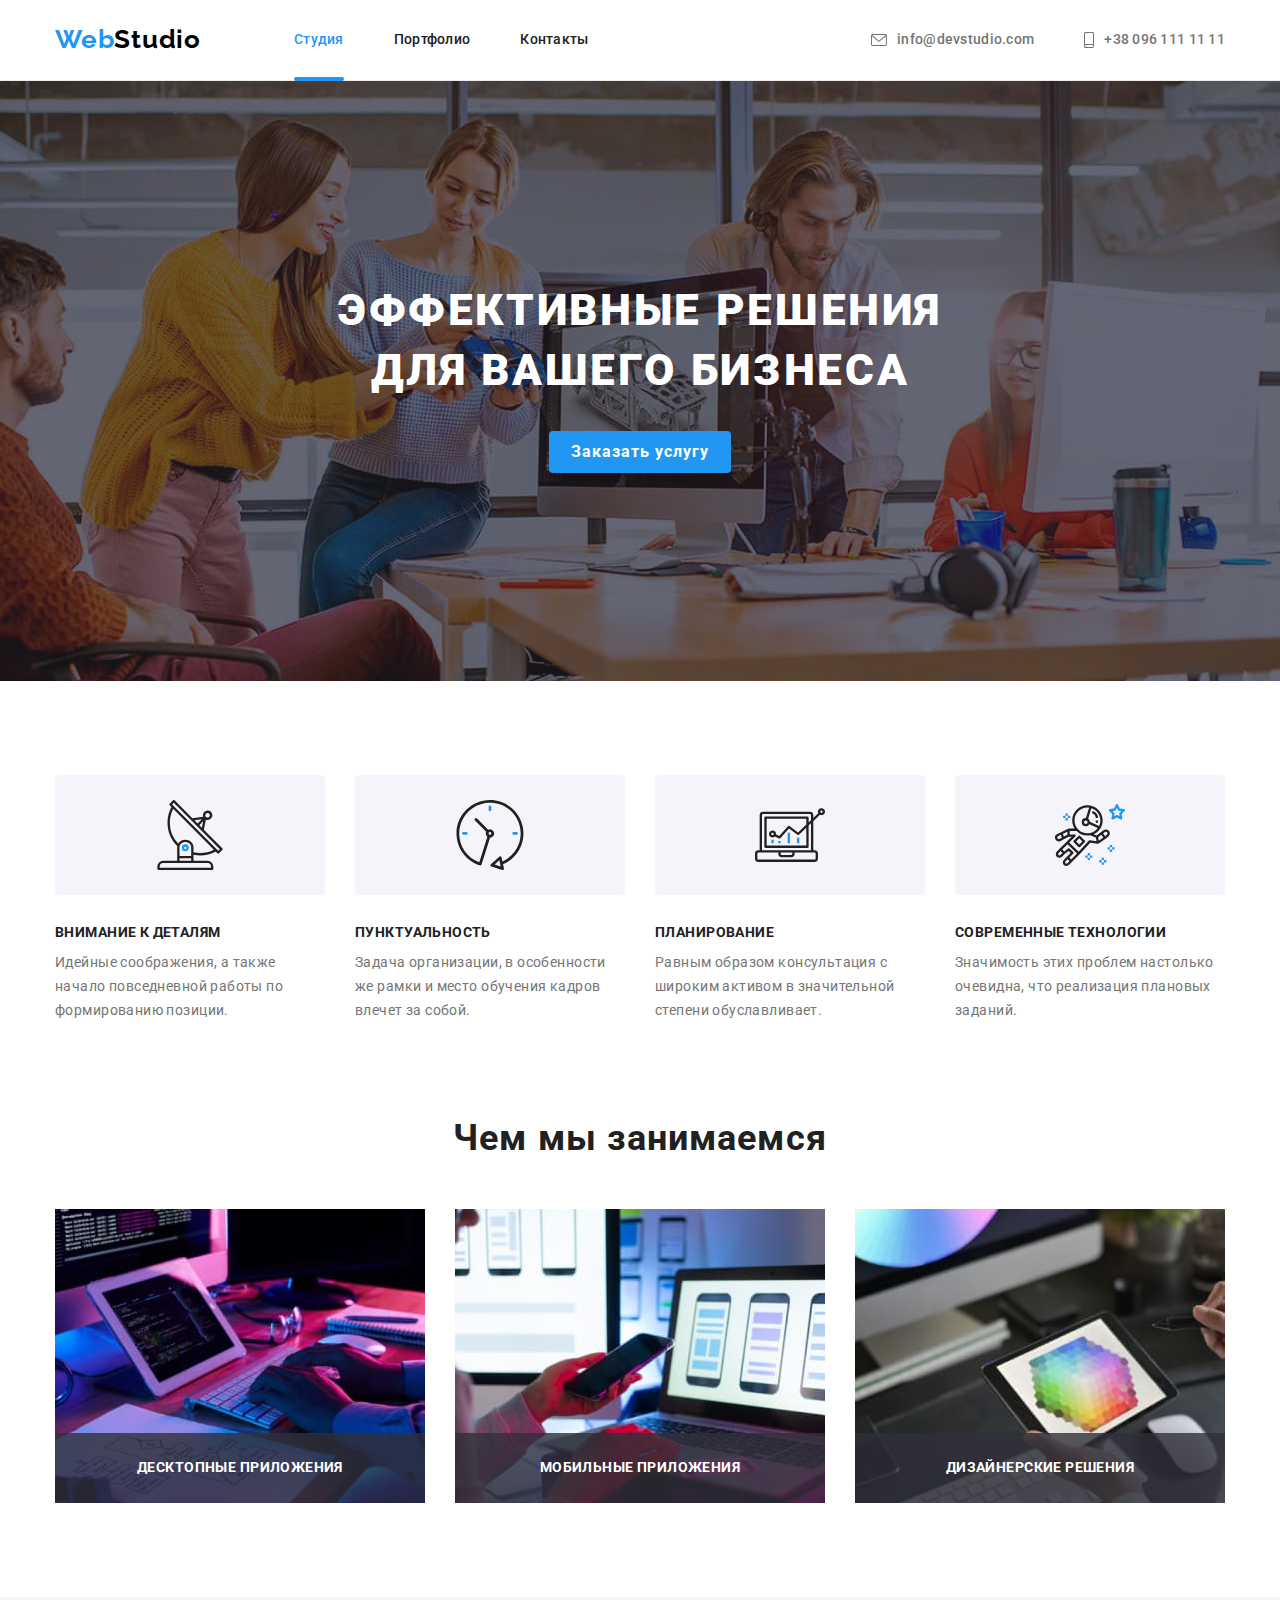
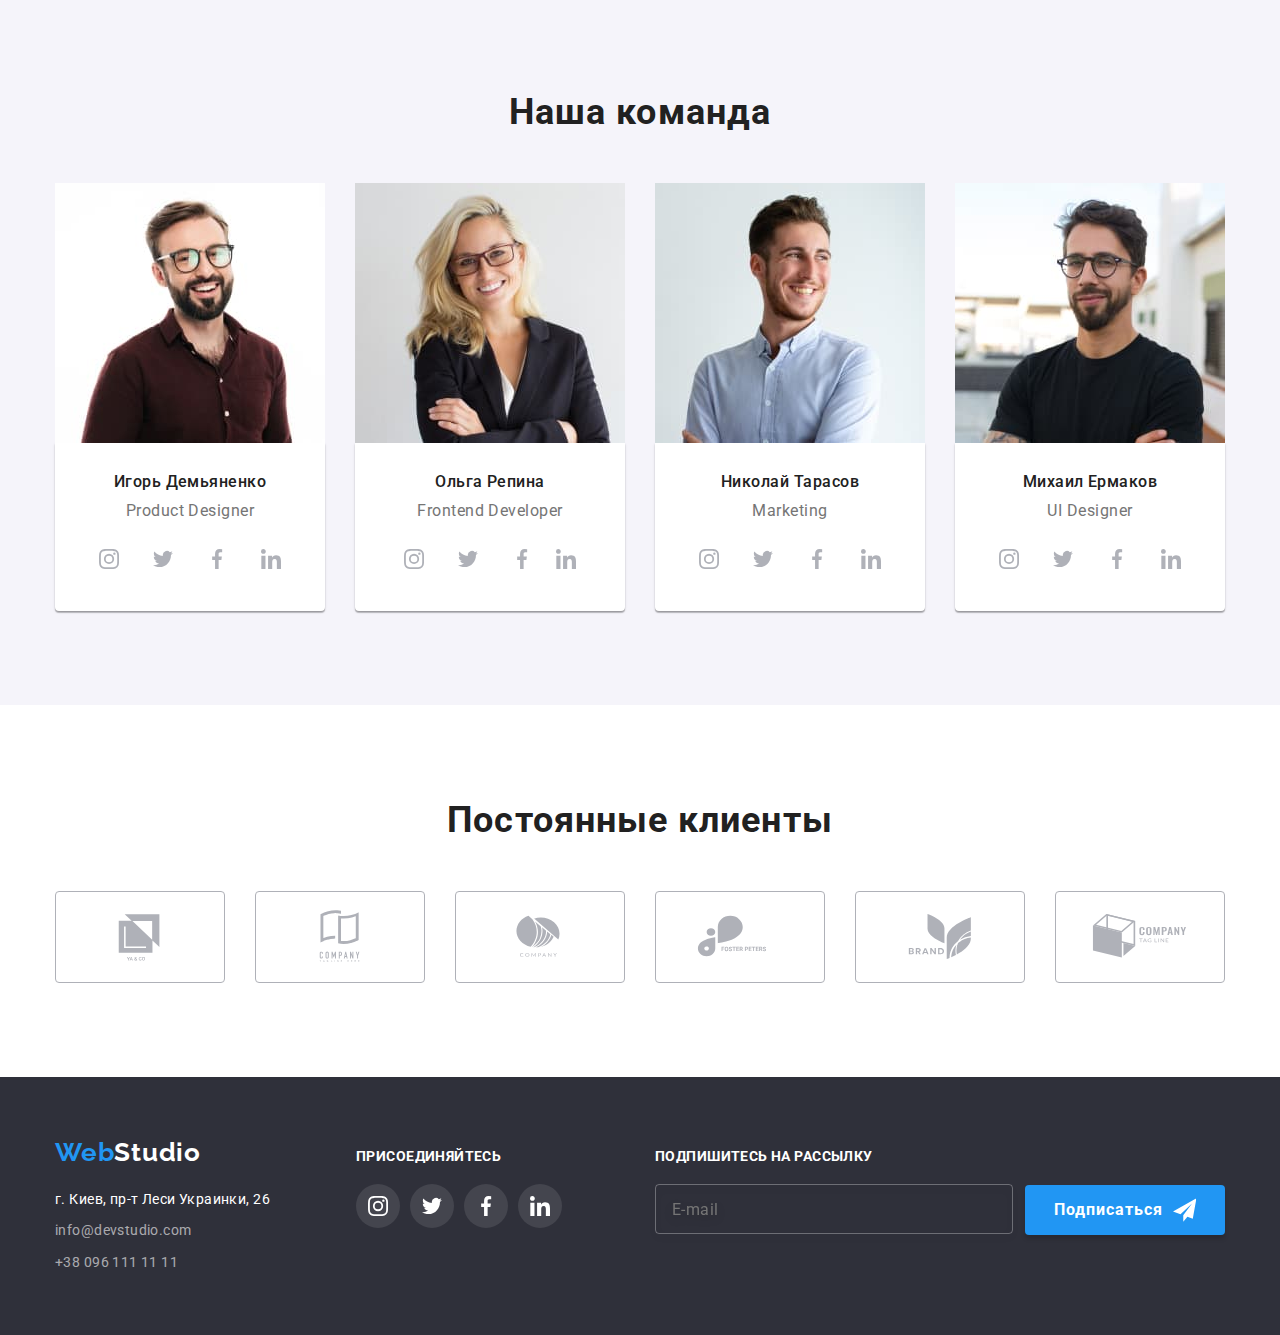
<file: index.html>
<!DOCTYPE html>
<html lang="ru">
    <head>
        <meta charset="UTF-8">
        <meta http-equiv="X-UA-Compatible" content="IE=edge">
        <meta name="viewport" content="width=device-width, initial-scale=1.0">
        <title>Студия</title>
        <link rel="preconnect" href="https://fonts.googleapis.com">
        <link rel="preconnect" href="https://fonts.gstatic.com" crossorigin>
        <link href="https://fonts.googleapis.com/css2?family=Raleway:wght@700&family=Roboto:wght@400;500;700;900&display=swap"
            rel="stylesheet">
        <link rel="stylesheet" href="./css/modern-normalize.css">
        <link rel="stylesheet" href="./css/style.css">
        <link rel="stylesheet" href="./css/main.min.css">
    </head>

    <body>
        <header class="header">
            <div class="container header__container">
                <nav class="navigation">
                    <a href="" lang="en" class="logo navigation__logo">Web<span class="logo__black">Studio</span></a>
                    <ul class="page-nav">
                        <li class="page-nav__item"><a href="" class="page-nav__link page-nav__link--current">Студия</a></li>
                        <li class="page-nav__item"><a href="./portfolio.html" class="page-nav__link">Портфолио</a></li>
                        <li class="page-nav__item"><a href="" class="page-nav__link">Контакты</a></li>
                    </ul>
                </nav>
                <ul class="auth-nav">
                    <li class="auth-nav__item"><a href="mailto:info@devstudio.com" class="auth-nav__link">
                        <svg class="auth-nav__icon" width="16" height="12">
                            <use href="./images/icons/symbol-defs.svg#icon-envelope"></use>
                        </svg>
                        info@devstudio.com
                    </a></li>
                    <li class="auth-nav__item"><a href="tel:+380961111111" class="auth-nav__link">
                        <svg class="auth-nav__icon" width="10" height="16">
                            <use href="./images/icons/symbol-defs.svg#icon-smartphone"></use>
                        </svg>
                        +38 096 111 11 11
                    </a></li>
                </ul>
                <button type="button" class="menu-open-btn">
                    <svg class="mob-open-btn" width="40" height="40">
                        <use href="./images/icons/symbol-defs.svg#icon-mob-menu-btn"></use>
                    </svg>
                </button>
            </div>
            <div class="mob-menu is-hidden">
                <div class="mob-menu-container">
                    <div class="mob-menu-top">
                        <button type="button" class="menu-close-btn">
                            <svg class="mob-close-btn" width="40" height="40">
                                <use href="./images/icons/symbol-defs.svg#icon-mob-close-btn"></use>
                            </svg>
                        </button>
                        <ul class="mob-menu-list">
                            <li class="mob-menu-list__item"><a href="" class="mob-menu-list__link mob-menu-list__link--current">Студия</a>
                            </li>
                            <li class="mob-menu-list__item"><a href="./portfolio.html" class="mob-menu-list__link">Портфолио</a></li>
                            <li class="mob-menu-list__item"><a href="" class="mob-menu-list__link">Контакты</a></li>
                        </ul>
                    </div>
                    
                    <div class="mob-menu-bottom">
                        <ul class="mob-contacts-list">
                            <li class="mob-contacts-list__item"><a href="tel:+380961111111" class="mob-contacts-list__link-tel">+38 096 111 11 11</a></li>
                            <li class="mob-contacts-list__item"><a href="mailto:info@devstudio.com" class="mob-contacts-list__link-mail">info@devstudio.com</a></li>
                        </ul>
                        <ul class="mob-social-list">
                            <li class="mob-social-list__item"><a href="" class="mob-social-list__link">Instagram</a></li>
                            <li class="mob-social-list__item"><a href="" class="mob-social-list__link">Twitter</a></li>
                            <li class="mob-social-list__item"><a href="" class="mob-social-list__link">Facebook</a></li>
                            <li class="mob-social-list__item"><a href="" class="mob-social-list__link">LinkedIn</a></li>
                        </ul>
                    </div>
                </div>
            </div>
        </header>

        <main>
            <section class="hero">
                <div class="container">
                    <h1 class="hero__title">Эффективные решения для вашего бизнеса</h1>
                    <button type="button" class="hero__btn" data-modal-open>Заказать услугу</button>
                </div>
            </section>

            <section class="section">
                <div class="container">
                    <h2 class="section__title visually-hidden">Особенности</h2>
                    <ul class="features">
                        <li class="features__item">
                            <div class="features__box">
                                <svg class="features__icon" width="70" height="70">
                                    <use href="./images/icons/symbol-defs.svg#icon-antenna-img"></use>
                                </svg>
                            </div>
                            <h3 class="features__title">Внимание к деталям</h3>
                            <p class="features__text">Идейные соображения, а также начало повседневной работы по формированию позиции.</p>
                        </li>
                        <li class="features__item">
                            <div class="features__box">
                                <svg class="features__icon" width="70" height="70">
                                    <use href="./images/icons/symbol-defs.svg#icon-clock-img"></use>
                                </svg>
                            </div>
                            <h3 class="features__title">Пунктуальность</h3>
                            <p class="features__text">Задача организации, в особенности же рамки и место обучения кадров влечет за собой.</p>
                        </li>
                        <li class="features__item">
                            <div class="features__box">
                                <svg class="features__icon" width="70" height="70">
                                    <use href="./images/icons/symbol-defs.svg#icon-diagram-img"></use>
                                </svg>
                            </div>
                            <h3 class="features__title">Планирование</h3>
                            <p class="features__text">Равным образом консультация с широким активом в значительной степени обуславливает.</p>
                        </li>
                        <li class="features__item">
                            <div class="features__box">
                                <svg class="features__icon" width="70" height="70">
                                    <use href="./images/icons/symbol-defs.svg#icon-astronaut-img"></use>
                                </svg>
                            </div>
                            <h3 class="features__title">Современные технологии</h3>
                            <p class="features__text">Значимость этих проблем настолько очевидна, что реализация плановых заданий.</p>
                        </li>
                    </ul>
                </div>
            </section>

            <section class="section services section--padding-top">
                <div class="container">
                    <h2 class="section__title section__title--margin-bottom">Чем мы занимаемся</h2>
                    <ul class="services__list">
                        <li class="services__item">
                            <div class="services__img">
                                <picture>
                                    <source 
                                        srcset="./images/services/box1.jpg 1x, 
                                        ./images/services/box1-2x.jpg 2x" 
                                        media="(min-width: 1200px)"
                                    />
                                    <img src="./images/services/box1.jpg" alt="Веб-сайты">
                                </picture>
                                <h3 class="services__title">Десктопные приложения</h3>
                            </div>
                        </li>
                        <li class="services__item">
                            <div class="services__img">
                                <picture>
                                    <source 
                                        srcset="./images/services/box2.jpg 1x, 
                                        ./images/services/box2-2x.jpg 2x" 
                                        media="(min-width: 1200px)"
                                    />
                                    <img src="./images/services/box2.jpg" alt="Приложения">
                                </picture>
                                <h3 class="services__title">Мобильные приложения</h3>
                            </div>
                        </li>
                        <li class="services__item">
                            <div class="services__img">
                                <picture>
                                    <source 
                                        srcset="./images/services/box3.jpg 1x, 
                                        ./images/services/box3-2x.jpg 2x" 
                                        media="(min-width: 1200px)"
                                    />
                                    <img src="./images/services/box3.jpg" alt="Дизайн">
                                </picture>
                                <h3 class="services__title">Дизайнерские решения</h3>
                            </div>
                        </li>
                    </ul>
               </div>
            </section>

            <section class="section section--background">
               <div class="container">
                    <h2 class="section__title section__title--margin-bottom">Наша команда</h2>
                    <ul class="team">
                        <li class="team__item">
                            <picture>
                                <source 
                                    srcset="./images/our-team/img-team-1.jpg 1x, 
                                    ./images/our-team/img-team-1-2x.jpg 2x"
                                    media="(min-width: 1200px)"
                                />
                                <source 
                                    srcset="./images/our-team/img-team-tab-1.jpg 1x, 
                                    ./images/our-team/img-team-tab-1-2x.jpg 2x"
                                    media="(min-width: 768px)"
                                />
                                <source 
                                    srcset="./images/our-team/img-team-mob-1.jpg 1x, 
                                    ./images/our-team/img-team-mob-1-2x.jpg 2x" 
                                    media="(max-width: 767px)"
                                />
                                <img src="./images/our-team/img-team-1.jpg" alt="Дизайнер1">
                            </picture>
                            <div class="team__member">
                                <h3 class="team__title">Игорь Демьяненко</h3>
                                <p lang="en" class="team__text">Product Designer</p>
                                <ul class="social">
                                    <li class="social__item">
                                        <a href="" class="social__link">
                                            <svg class="social__icon" width="20" height="20">
                                                <use href="./images/icons/symbol-defs.svg#icon-instagram"></use>
                                            </svg>
                                        </a>
                                    </li>
                                    <li class="social__item">
                                        <a href="" class="social__link">
                                            <svg class="social__icon" width="20" height="20">
                                                <use href="./images/icons/symbol-defs.svg#icon-twitter"></use>
                                            </svg>
                                        </a>
                                    </li>
                                    <li class="social__item">
                                        <a href="" class="social__link">
                                            <svg class="social__icon" width="20" height="20">
                                                <use href="./images/icons/symbol-defs.svg#icon-facebook"></use>
                                            </svg>
                                        </a>
                                    </li>
                                    <li class="social__item">
                                        <a href="" class="social__link">
                                            <svg class="social__icon" width="20" height="20">
                                                <use href="./images/icons/symbol-defs.svg#icon-linkedin"></use>
                                            </svg>
                                        </a>
                                    </li>
                                </ul>
                            </div>
                        </li>
                        <li class="team__item">
                            <picture>
                                <source 
                                    srcset="./images/our-team/img-team-2.jpg 1x, 
                                    ./images/our-team/img-team-2-2x.jpg 2x" 
                                    media="(min-width: 1200px)"
                                />
                                <source 
                                    srcset="./images/our-team/img-team-tab-2.jpg 1x, 
                                    ./images/our-team/img-team-tab-2-2x.jpg 2x" 
                                    media="(min-width: 768px)"
                                />
                                <source 
                                    srcset="./images/our-team/img-team-mob-2.jpg 1x, 
                                    ./images/our-team/img-team-mob-2-2x.jpg 2x" 
                                    media="(max-width: 767px)"
                                />
                                <img src="./images/our-team/img-team-2.jpg" alt="Фронтент-разработчик">
                            </picture>
                            <div class="team__member">
                                <h3 class="team__title">Ольга Репина</h3>
                                <p lang="en" class="team__text">Frontend Developer</p>
                                <ul class="social">
                                    <li class="social__item">
                                        <a href="" class="social__link">
                                            <svg class="social__icon" width="20" height="20">
                                                <use href="./images/icons/symbol-defs.svg#icon-instagram"></use>
                                            </svg>
                                        </a>
                                    </li>
                                    <li class="social__item">
                                        <a href="" class="social__link">
                                            <svg class="social__icon" width="20" height="20">
                                                <use href="./images/icons/symbol-defs.svg#icon-twitter"></use>
                                            </svg>
                                        </a>
                                    </li>
                                    <li class="social__item">
                                        <a href="" class="social__link">
                                            <svg class="social__icon" width="20" height="20">
                                                <use href="./images/icons/symbol-defs.svg#icon-facebook"></use>
                                            </svg>
                                        </a>
                                    </li>
                                    <li class="social__itemm">
                                        <a href="" class="social__link">
                                            <svg class="social__icon" width="20" height="20">
                                                <use href="./images/icons/symbol-defs.svg#icon-linkedin"></use>
                                            </svg>
                                        </a>
                                    </li>
                                </ul>
                            </div>
                        </li>
                        <li class="team__item">
                            <picture>
                                <source 
                                    srcset="./images/our-team/img-team-3.jpg 1x, 
                                    ./images/our-team/img-team-3-2x.jpg 2x" 
                                    media="(min-width: 1200px)"
                                />
                                <source 
                                    srcset="./images/our-team/img-team-tab-3.jpg 1x, 
                                    ./images/our-team/img-team-tab-3-2x.jpg 2x" 
                                    media="(min-width: 768px)"
                                    />
                                <source 
                                    srcset="./images/our-team/img-team-mob-3.jpg 1x, 
                                    ./images/our-team/img-team-mob-3-2x.jpg 2x" 
                                    media="(max-width: 767px)"
                                    />
                                <img src="./images/our-team/img-team-3.jpg" alt="Маркетолог">
                            </picture>
                            <div class="team__member">
                                <h3 class="team__title">Николай Тарасов</h3>
                                <p lang="en" class="team__text">Marketing</p>
                                <ul class="social">
                                    <li class="social__item">
                                        <a href="" class="social__link">
                                            <svg class="social__icon" width="20" height="20">
                                                <use href="./images/icons/symbol-defs.svg#icon-instagram"></use>
                                            </svg>
                                        </a>
                                    </li>
                                    <li class="social__item">
                                        <a href="" class="social__link">
                                            <svg class="social__icon" width="20" height="20">
                                                <use href="./images/icons/symbol-defs.svg#icon-twitter"></use>
                                            </svg>
                                        </a>
                                    </li>
                                    <li class="social__item">
                                        <a href="" class="social__link">
                                            <svg class="social__icon" width="20" height="20">
                                                <use href="./images/icons/symbol-defs.svg#icon-facebook"></use>
                                            </svg>
                                        </a>
                                    </li>
                                    <li class="social__item">
                                        <a href="" class="social__link">
                                            <svg class="social__icon" width="20" height="20">
                                                <use href="./images/icons/symbol-defs.svg#icon-linkedin"></use>
                                            </svg>
                                        </a>
                                    </li>
                                </ul>
                            </div>
                        </li>
                        <li class="team__item">
                            <picture>
                                <source 
                                    srcset="./images/our-team/img-team-4.jpg 1x, 
                                    ./images/our-team/img-team-4-2x.jpg 2x" 
                                    media="(min-width: 1200px)"
                                />
                                <source 
                                    srcset="./images/our-team/img-team-tab-4.jpg 1x, 
                                    ./images/our-team/img-team-tab-4-2x.jpg 2x" 
                                    media="(min-width: 768px)"
                                />
                                <source 
                                    srcset="./images/our-team/img-team-mob-4.jpg 1x, 
                                    ./images/our-team/img-team-mob-4-2x.jpg 2x" 
                                    media="(max-width: 767px)"
                                />
                                <img src="./images/our-team/img-team-4.jpg" alt="Дизайнер2">
                            </picture>
                            <div class="team__member">
                                <h3 class="team__title">Михаил Ермаков</h3>
                                <p lang="en" class="team__text">UI Designer</p>
                                <ul class="social">
                                    <li class="social__item">
                                        <a href="" class="social__link">
                                            <svg class="social__icon" width="20" height="20">
                                                <use href="./images/icons/symbol-defs.svg#icon-instagram"></use>
                                            </svg>
                                        </a>
                                    </li>
                                    <li class="social__item">
                                        <a href="" class="social__link">
                                            <svg class="social__icon" width="20" height="20">
                                                <use href="./images/icons/symbol-defs.svg#icon-twitter"></use>
                                            </svg>
                                        </a>
                                    </li>
                                    <li class="social__item">
                                        <a href="" class="social__link">
                                            <svg class="social__icon" width="20" height="20">
                                                <use href="./images/icons/symbol-defs.svg#icon-facebook"></use>
                                            </svg>
                                        </a>
                                    </li>
                                    <li class="social__item">
                                        <a href="" class="social__link">
                                            <svg class="social__icon" width="20" height="20">
                                                <use href="./images/icons/symbol-defs.svg#icon-linkedin"></use>
                                            </svg>
                                        </a>
                                    </li>
                                </ul>
                            </div>
                        </li>
                    </ul>
               </div>
            </section>

            <section class="section">
                <div class="container">
                    <h2 class="section__title section__title--margin-bottom">Постоянные клиенты</h2>
                    <ul class="clients">
                        <li class="clients__item">
                            <a href="" class="clients__link">
                                <svg class="clients__icon" width="106" height="60">
                                    <use href="./images/icons/symbol-defs.svg#icon-logo-client1"></use>
                                </svg>
                            </a>
                        </li>
                        <li class="clients__item">
                            <a href="" class="clients__link">
                                <svg class="clients__icon" width="106" height="60">
                                    <use href="./images/icons/symbol-defs.svg#icon-logo-client2"></use>
                                </svg>
                            </a>
                        </li>
                        <li class="clients__item">
                            <a href="" class="clients__link">
                                <svg class="clients__icon" width="106" height="60">
                                    <use href="./images/icons/symbol-defs.svg#icon-logo-client3"></use>
                                </svg>
                            </a>
                        </li>
                        <li class="clients__item">
                            <a href="" class="clients__link">
                                <svg class="clients__icon" width="106" height="60">
                                    <use href="./images/icons/symbol-defs.svg#icon-logo-client4"></use>
                                </svg>
                            </a>
                        </li>
                        <li class="clients__item">
                            <a href="" class="clients__link">
                                <svg class="clients__icon" width="106" height="60">
                                    <use href="./images/icons/symbol-defs.svg#icon-logo-client5"></use>
                                </svg>
                            </a>
                        </li>
                        <li class="clients__item">
                            <a href="" class="clients__link">
                                <svg class="clients__icon" width="106" height="60">
                                    <use href="./images/icons/symbol-defs.svg#icon-logo-client6"></use>
                                </svg>
                            </a>
                        </li>
                    </ul>
                </div>
            </section>

        </main>

        <footer class="footer">
            <div class="container footer__container">
                <div class="footer-contacts">
                    <a href="" lang="en" class="logo footer-contacts__logo">Web<span class="logo__white">Studio</span></a>
                    <address class="address">
                        <ul class="contacts">
                            <li class="contacts__item"><a href="https://goo.gl/maps/sHDZmhukoqg1UG7x9" target="_blank" class="contacts__link contacts__link--white">г. Киев, пр-т Леси Украинки, 26</a></li>
                            <li class="contacts__item"><a href="mailto:info@devstudio.com" class="contacts__link">info@devstudio.com</a>
                            </li>
                            <li class="contacts__item"><a href="tel:+380961111111" class="contacts__link">+38 096 111 11 11</a></li>
                        </ul>
                    </address>
                </div>
                <div class="footer-social">
                    <p class="footer-social__text">присоединяйтесь</p>
                    <ul class="social">
                        <li class="social__item">
                            <a href="" class="social__link social__link--secondary-color">
                                <svg class="social__icon" width="20" height="20">
                                    <use href="./images/icons/symbol-defs.svg#icon-instagram-white"></use>
                                </svg>
                            </a>
                        </li>
                        <li class="social__item">
                            <a href="" class="social__link social__link--secondary-color">
                                <svg class="social__icon" width="20" height="20">
                                    <use href="./images/icons/symbol-defs.svg#icon-twitter-white"></use>
                                </svg>
                            </a>
                        </li>
                        <li class="social__item">
                            <a href="" class="social__link social__link--secondary-color">
                                <svg class="social__icon" width="20" height="20">
                                    <use href="./images/icons/symbol-defs.svg#icon-facebook-white"></use>
                                </svg>
                            </a>
                        </li>
                        <li class="social__item">
                            <a href="" class="social__link social__link--secondary-color">
                                <svg class="social__icon" width="20" height="20">
                                    <use href="./images/icons/symbol-defs.svg#icon-linkedin-white"></use>
                                </svg>
                            </a>
                        </li>
                    </ul>
                </div>
                <div class="application">
                    <p class="application__text">Подпишитесь на рассылку</p>
                    <form class="footer-form">
                        <input type="email" class="user-mail-footer" name="user-mail-footer" id="user-mail-footer" placeholder="E-mail">
                        <button type="button" class="footer-form__btn">Подписаться
                            <svg class="footer-form__icon" width="24" height="24">
                                <use href="./images/icons/symbol-defs.svg#icon-icon-send"></use>
                            </svg>
                        </button>
                    </form>
                </div>
            </div>
        </footer>
        <div class="backdrop is-hidden" data-modal>
            <div class="modal">
                <button type="button" class="modal__close-btn" data-modal-close>
                    <svg class="close-btn__icon" width="18" height="18">
                        <use href="./images/icons/symbol-defs.svg#icon-close-black"></use>
                    </svg>
                </button>
                <p class="modal__title">Оставьте свои данные, мы вам перезвоним</p>
                <form class="modal__application">
                    <div class="modal__field">
                        <label for="user-name" class="modal__label">Имя</label>
                        <div class="modal__input-wrap">
                            <input type="text" name="user-name" id="user-name" class="modal__input" required>
                            <svg class="modal__icon" width="18" height="18">
                                <use href="./images/icons/symbol-defs.svg#icon-person-black"></use>
                            </svg>
                        </div>
                    </div>

                    <div class="modal__field">
                        <label for="user-tel" class="modal__label">Телефон</label>
                        <div class="modal__input-wrap">
                            <input type="tel" name="user-tel" id="user-tel" class="modal__input" required>
                            <svg class="modal__icon" width="18" height="18">
                                <use href="./images/icons/symbol-defs.svg#icon-phone-black"></use>
                            </svg>
                        </div>
                    </div>

                    <div class="modal__field">
                        <label for="user-mail" class="modal__label">Почта</label>
                        <div class="modal__input-wrap">
                            <input type="email" name="user-mail" id="user-mail" class="modal__input" required>
                            <svg class="modal__icon" width="18" height="18">
                                <use href="./images/icons/symbol-defs.svg#icon-email-black"></use>
                            </svg>
                        </div>
                    </div>

                    <label for="user-comment" class="modal__label">Комментарий</label>
                    <textarea name="user-comment" id="user-comment" class="modal__user-comment" placeholder="Введите текст"></textarea>

                    <div class="modal__field-check">
                        <input type="checkbox" name="modal-check" id="modal-check" class="modal__check visually-hidden">
                        <label for="modal-check" class="modal__check-text"><span><svg class="modal__check-icon" width="16" height="15">
                            <use href="./images/icons/symbol-defs.svg#icon-check-mark"></use>
                        </svg></span>Соглашаюсь с рассылкой и принимаю <a href="" class="modal__link"> Условия договора</a></label>
                    </div>

                    <div class="modal__form-btn"><button type="submit" class="modal__sumbit-btn">Отправить</button></div>
                </form>
            </div>
        </div>

        <script src="./js/modal.js"></script>
        <script src="./js/menu.js"></script>
    </body>
</html>
</file>
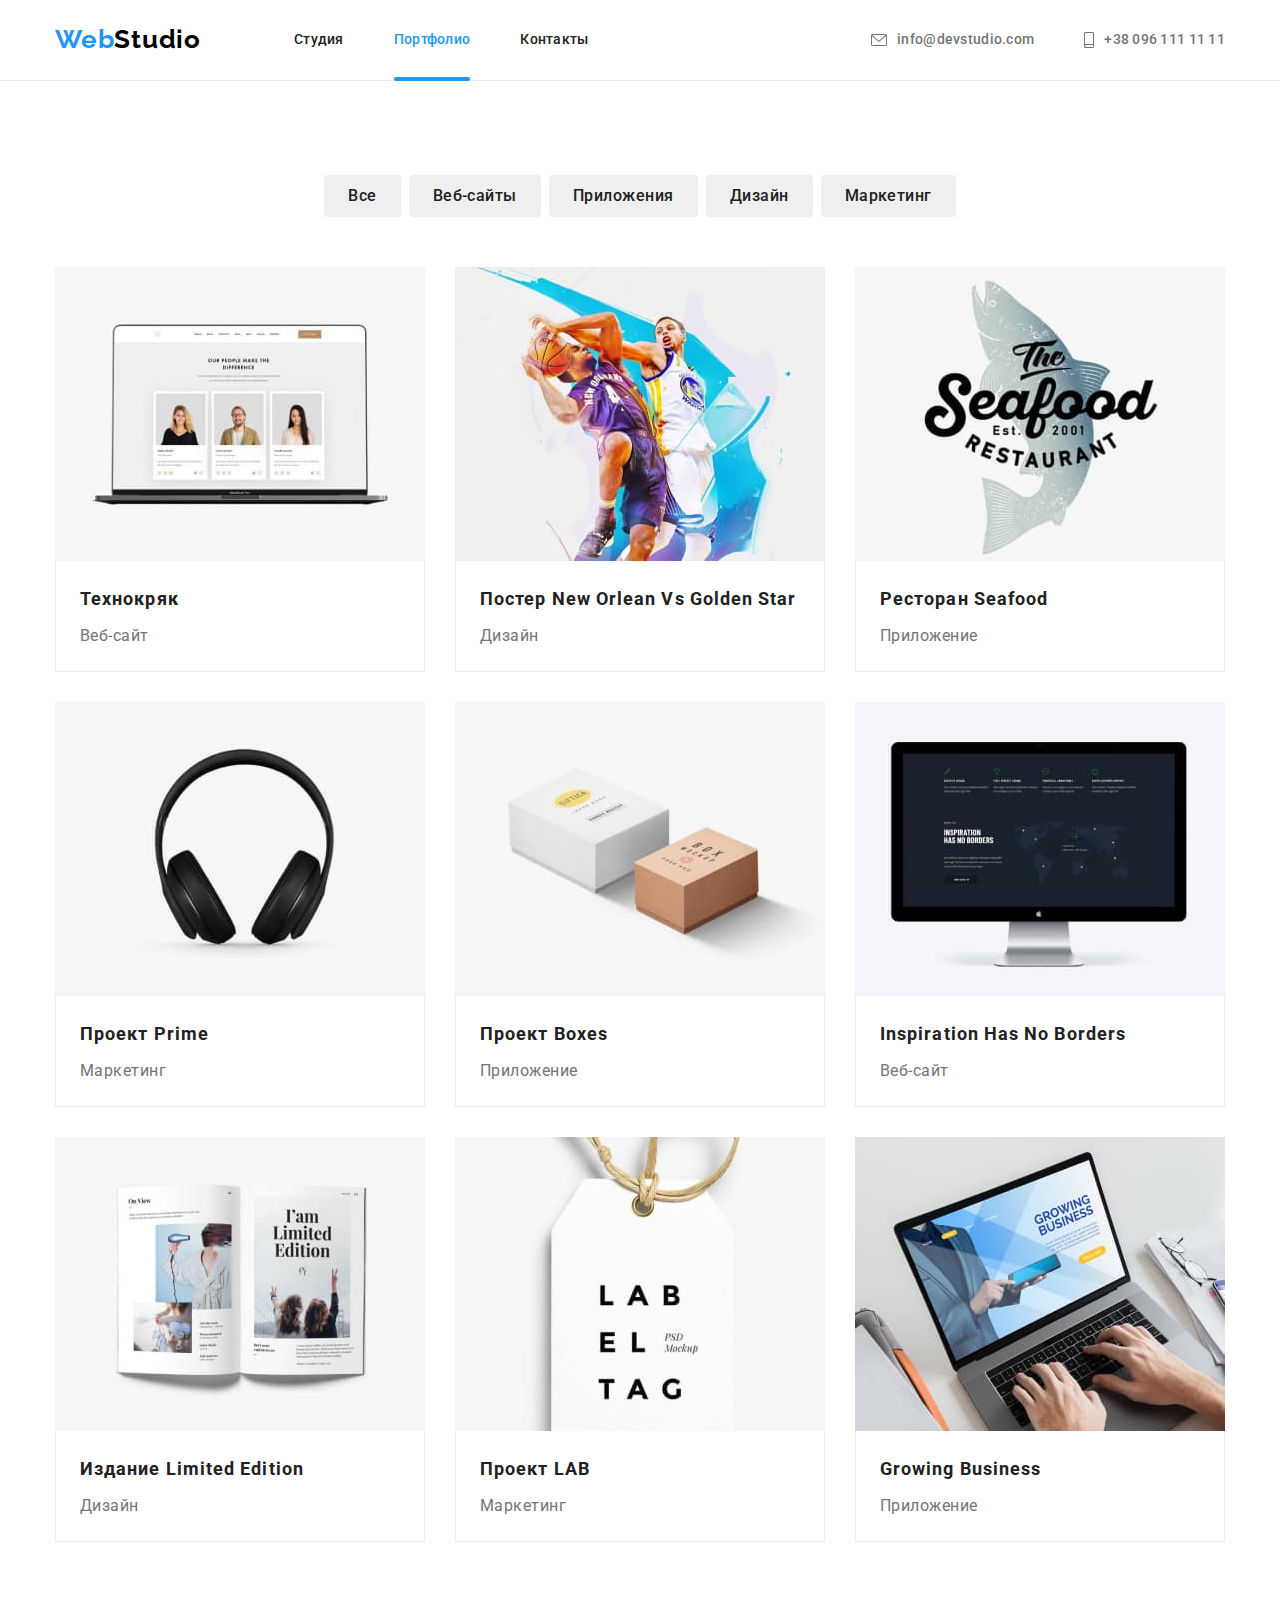
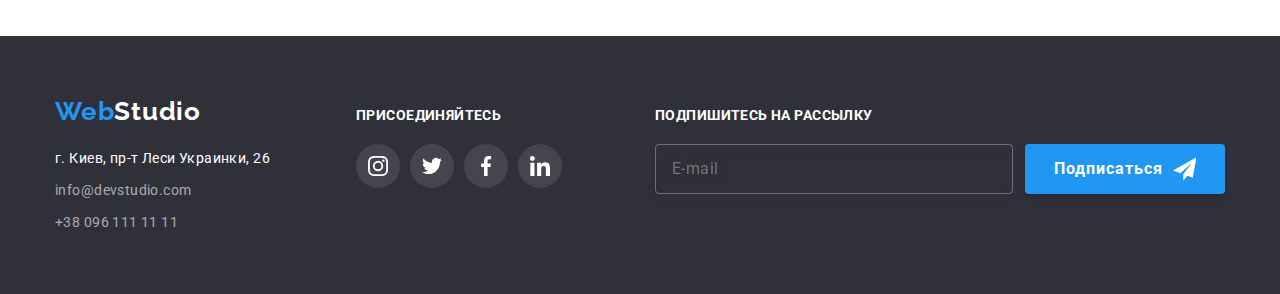
<file: portfolio.html>
<!DOCTYPE html>
<html lang="ru">
    <head>
        <meta charset="UTF-8">
        <meta http-equiv="X-UA-Compatible" content="IE=edge">
        <meta name="viewport" content="width=device-width, initial-scale=1.0">
        <title>Портфолио</title>
        <link rel="preconnect" href="https://fonts.googleapis.com">
        <link rel="preconnect" href="https://fonts.gstatic.com" crossorigin>
        <link href="https://fonts.googleapis.com/css2?family=Raleway:wght@700&family=Roboto:wght@400;500;700;900&display=swap"
            rel="stylesheet">
        <link rel="stylesheet" href="./css/modern-normalize.css">
        <link rel="stylesheet" href="./css/style.css">
        <link rel="stylesheet" href="./css/main.min.css">
    </head>

    <body>
        <header class="header">
            <div class="container header__container">
                <nav class="navigation">
                    <a href="" lang="en" class="logo navigation__logo">Web<span class="logo__black">Studio</span></a>
                    <ul class="page-nav">
                        <li class="page-nav__item"><a href="./index.html" class="page-nav__link">Студия</a></li>
                        <li class="page-nav__item"><a href="" class="page-nav__link page-nav__link--current">Портфолио</a></li>
                        <li class="page-nav__item"><a href="" class="page-nav__link">Контакты</a></li>
                    </ul>
                </nav>
                <ul class="auth-nav">
                    <li class="auth-nav__item"><a href="mailto:info@devstudio.com" class="auth-nav__link">
                            <svg class="auth-nav__icon" width="16" height="12">
                                <use href="./images/icons/symbol-defs.svg#icon-envelope"></use>
                            </svg>
                            info@devstudio.com
                        </a></li>
                    <li class="auth-nav__item"><a href="tel:+380961111111" class="auth-nav__link">
                            <svg class="auth-nav__icon" width="10" height="16">
                                <use href="./images/icons/symbol-defs.svg#icon-smartphone"></use>
                            </svg>
                            +38 096 111 11 11
                        </a></li>
                </ul>
                <button type="button" class="menu-open-btn">
                    <svg class="mob-open-btn" width="40" height="40">
                        <use href="./images/icons/symbol-defs.svg#icon-mob-menu-btn"></use>
                    </svg>
                </button>
            </div>
            <div class="mob-menu is-hidden">
                <div class="mob-menu-container">
                    <div class="mob-menu-top">
                        <button type="button" class="menu-close-btn">
                            <svg class="mob-close-btn" width="40" height="40">
                                <use href="./images/icons/symbol-defs.svg#icon-mob-close-btn"></use>
                            </svg>
                        </button>
                        <ul class="mob-menu-list">
                            <li class="mob-menu-list__item"><a href="./index.html" class="mob-menu-list__link">Студия</a>
                            </li>
                            <li class="mob-menu-list__item"><a href="" class="mob-menu-list__link mob-menu-list__link--current">Портфолио</a>
                            </li>
                            <li class="mob-menu-list__item"><a href="" class="mob-menu-list__link">Контакты</a></li>
                        </ul>
                    </div>
            
                    <div class="mob-menu-bottom">
                        <ul class="mob-contacts-list">
                            <li class="mob-contacts-list__item"><a href="tel:+380961111111" class="mob-contacts-list__link-tel">+38 096 111 11 11</a></li>
                            <li class="mob-contacts-list__item"><a href="mailto:info@devstudio.com" class="mob-contacts-list__link-mail">info@devstudio.com</a></li>
                        </ul>
                        <ul class="mob-social-list">
                            <li class="mob-social-list__item"><a href="" class="mob-social-list__link">Instagram</a></li>
                            <li class="mob-social-list__item"><a href="" class="mob-social-list__link">Twitter</a></li>
                            <li class="mob-social-list__item"><a href="" class="mob-social-list__link">Facebook</a></li>
                            <li class="mob-social-list__item"><a href="" class="mob-social-list__link">LinkedIn</a></li>
                        </ul>
                    </div>
                </div>
            </div>
        </header>

        <main>
            <section class="section">
                <div class="container">
                    <h1 class="visually-hidden">Примеры проектов</h1>
                    <ul class="menu">
                        <li class="menu__item"><button type="button" class="menu__btn">Все</button></li>
                        <li class="menu__item"><button type="button" class="menu__btn">Веб-сайты</button></li>
                        <li class="menu__item"><button type="button" class="menu__btn">Приложения</button></li>
                        <li class="menu__item"><button type="button" class="menu__btn">Дизайн</button></li>
                        <li class="menu__item"><button type="button" class="menu__btn">Маркетинг</button></li>
                    </ul>
                    
                    <ul class="project">
                        <li class="project__item">
                            <a href="" class="project__link">
                                <div class="project__box">
                                    <picture>
                                        <source 
                                            srcset="./images/projects/project1.jpg 1x, 
                                            ./images/projects/project1-2x.jpg 2x" 
                                            media="(min-width: 1200px)"
                                        />
                                        <source 
                                            srcset="./images/projects/project1-tab.jpg 1x, 
                                            ./images/projects/project1-tab-2x.jpg 2x" 
                                            media="(min-width: 768px)"
                                        />
                                        <source 
                                            srcset="./images/projects/project1-mob.jpg 1x, 
                                            ./images/projects/project1-mob-2x.jpg 2x" 
                                            media="(max-width: 767px)"
                                        />
                                        <img src="./images/projects/project1.jpg" alt="Сайт пример 1">
                                    </picture>
                                    <p class="project__description">Технокряк это современная площадка распространения коронавируса. Компании используют эту платформу для цифрового
                                    шпионажа и атак на защищённые сервера конкурентов.</p>
                                </div>
                                <div class="project__name">
                                    <h2 class="project__title">Технокряк</h2>
                                    <p class="project__text">Веб-сайт</p>
                                </div>
                            </a>
                        </li>
                        <li class="project__item">
                            <a href="" class="project__link">
                                <div class="project__box">
                                    <picture>
                                        <source 
                                            srcset="./images/projects/project2.jpg 1x, 
                                            ./images/projects/project2-2x.jpg 2x" 
                                            media="(min-width: 1200px)"
                                        />
                                        <source 
                                            srcset="./images/projects/project2-tab.jpg 1x, 
                                            ./images/projects/project2-tab-2x.jpg 2x" 
                                            media="(min-width: 768px)"
                                        />
                                        <source 
                                            srcset="./images/projects/project2-mob.jpg 1x, 
                                            ./images/projects/project2-mob-2x.jpg 2x" 
                                            media="(max-width: 767px)"
                                        />
                                        <img src="./images/projects/project2.jpg" alt="Дизайна пример 1">
                                    </picture>
                                    <p class="project__description">Технокряк это современная площадка распространения коронавируса. Компании используют эту платформу для цифрового
                                    шпионажа и атак на защищённые сервера конкурентов.</p>
                                </div>
                                <div class="project__name">
                                    <h2 class="project__title">Постер New Orlean vs Golden Star</h2>
                                    <p class="project__text">Дизайн</p>
                                </div>
                            </a>
                        </li>
                        <li class="project__item">
                            <a href="" class="project__link">
                                <div class="project__box">
                                    <picture>
                                        <source 
                                            srcset="./images/projects/project3.jpg 1x, 
                                            ./images/projects/project3-2x.jpg 2x" 
                                            media="(min-width: 1200px)"
                                        />
                                        <source 
                                            srcset="./images/projects/project3-tab.jpg 1x, 
                                            ./images/projects/project3-tab-2x.jpg 2x" 
                                            media="(min-width: 768px)"
                                        />
                                        <source 
                                            srcset="./images/projects/project3-mob.jpg 1x, 
                                            ./images/projects/project3-mob-2x.jpg 2x" 
                                            media="(max-width: 767px)"
                                        />
                                        <img src="./images/projects/project3.jpg" alt="Приложение пример 1">
                                    </picture>
                                    <p class="project__description">Технокряк это современная площадка распространения коронавируса. Компании используют эту платформу для цифрового
                                    шпионажа и атак на защищённые сервера конкурентов.</p>
                                </div>
                                <div class="project__name">
                                    <h2 class="project__title">Ресторан Seafood</h2>
                                    <p class="project__text">Приложение</p>
                                </div>
                            </a>
                        </li>
                        <li class="project__item">
                            <a href="" class="project__link">
                                <div class="project__box">
                                    <picture>
                                        <source 
                                            srcset="./images/projects/project4.jpg 1x, 
                                            ./images/projects/project4-2x.jpg 2x" 
                                            media="(min-width: 1200px)"
                                        />
                                        <source 
                                            srcset="./images/projects/project4-tab.jpg 1x, 
                                            ./images/projects/project4-tab-2x.jpg 2x" 
                                            media="(min-width: 768px)"
                                        />
                                        <source 
                                            srcset="./images/projects/project4-mob.jpg 1x, 
                                            ./images/projects/project4-mob-2x.jpg 2x" 
                                            media="(max-width: 767px)"
                                        />
                                        <img src="./images/projects/project4.jpg" alt="Маркетинговый проект пример 1">
                                    </picture>
                                    <p class="project__description">Технокряк это современная площадка распространения коронавируса. Компании используют эту платформу для цифрового
                                    шпионажа и атак на защищённые сервера конкурентов.</p>
                                </div>
                                <div class="project__name">
                                    <h2 class="project__title">Проект Prime</h2>
                                    <p class="project__text">Маркетинг</p>
                                </div>
                            </a>
                        </li>
                        <li class="project__item">
                            <a href="" class="project__link">
                                <div class="project__box">
                                    <picture>
                                        <source 
                                            srcset="./images/projects/project5.jpg 1x, 
                                            ./images/projects/project5-2x.jpg 2x" 
                                            media="(min-width: 1200px)"
                                        />
                                        <source 
                                            srcset="./images/projects/project5-tab.jpg 1x, 
                                            ./images/projects/project5-tab-2x.jpg 2x" 
                                            media="(min-width: 768px)"
                                        />
                                        <source 
                                            srcset="./images/projects/project5-mob.jpg 1x, 
                                            ./images/projects/project5-mob-2x.jpg 2x" 
                                            media="(max-width: 767px)"
                                        />
                                        <img src="./images/projects/project5.jpg" alt="Приложение пример 2">
                                    </picture>
                                    <p class="project__description">Технокряк это современная площадка распространения коронавируса. Компании используют эту платформу для цифрового
                                    шпионажа и атак на защищённые сервера конкурентов.</p>
                                </div>
                                <div class="project__name">
                                    <h2 class="project__title">Проект Boxes</h2>
                                    <p class="project__text">Приложение</p>
                                </div>
                            </a>
                        </li>
                        <li class="project__item">
                            <a href="" class="project__link">
                                <div class="project__box">
                                    <picture>
                                        <source 
                                            srcset="./images/projects/project6.jpg 1x, 
                                            ./images/projects/project6-2x.jpg 2x" 
                                            media="(min-width: 1200px)"
                                        />
                                        <source 
                                            srcset="./images/projects/project6-tab.jpg 1x, 
                                            ./images/projects/project6-tab-2x.jpg 2x" 
                                            media="(min-width: 768px)"
                                        />
                                        <source 
                                            srcset="./images/projects/project6-mob.jpg 1x, 
                                            ./images/projects/project6-mob-2x.jpg 2x" 
                                            media="(max-width: 767px)"
                                        />
                                        <img src="./images/projects/project6.jpg" alt="Сайт пример 2">
                                    </picture>
                                    <p class="project__description">Технокряк это современная площадка распространения коронавируса. Компании используют эту платформу для цифрового
                                    шпионажа и атак на защищённые сервера конкурентов.</p>
                                </div>
                                <div class="project__name">
                                    <h2 class="project__title">Inspiration has no Borders</h2>
                                    <p class="project__text">Веб-сайт</p>
                                </div>
                            </a>
                        </li>
                        <li class="project__item">
                            <a href="" class="project__link">
                                <div class="project__box">
                                    <picture>
                                        <source 
                                            srcset="./images/projects/project7.jpg 1x, 
                                            ./images/projects/project7-2x.jpg 2x" 
                                            media="(min-width: 1200px)"
                                        />
                                        <source 
                                            srcset="./images/projects/project7-tab.jpg 1x, 
                                            ./images/projects/project7-tab-2x.jpg 2x" 
                                            media="(min-width: 768px)"
                                        />
                                        <source 
                                            srcset="./images/projects/project7-mob.jpg 1x, 
                                            ./images/projects/project7-mob-2x.jpg 2x" 
                                            media="(max-width: 767px)"
                                        />
                                        <img src="./images/projects/project7.jpg" alt="Дизайна пример 2">
                                    </picture>
                                    <p class="project__description">Технокряк это современная площадка распространения коронавируса. Компании используют эту платформу для цифрового
                                    шпионажа и атак на защищённые сервера конкурентов.</p>
                                </div>
                                <div class="project__name">
                                    <h2 class="project__title">Издание Limited Edition</h2>
                                    <p class="project__text">Дизайн</p>
                                </div>
                            </a>
                        </li>
                        <li class="project__item">
                            <a href="" class="project__link">
                                <div class="project__box">
                                    <picture>
                                        <source 
                                            srcset="./images/projects/project8.jpg 1x, 
                                            ./images/projects/project8-2x.jpg 2x" 
                                            media="(min-width: 1200px)"
                                        />
                                        <source 
                                            srcset="./images/projects/project8-tab.jpg 1x, 
                                            ./images/projects/project8-tab-2x.jpg 2x" 
                                            media="(min-width: 768px)"
                                        />
                                        <source 
                                            srcset="./images/projects/project8-mob.jpg 1x, 
                                            ./images/projects/project8-mob-2x.jpg 2x" 
                                            media="(max-width: 767px)"
                                        />
                                        <img src="./images/projects/project8.jpg" alt="Маркетинговый проект пример 2">
                                    </picture>
                                    <p class="project__description">Технокряк это современная площадка распространения коронавируса. Компании используют эту платформу для цифрового
                                    шпионажа и атак на защищённые сервера конкурентов.</p>
                                </div>
                                <div class="project__name">
                                    <h2 class="project__title">Проект LAB</h2>
                                    <p class="project__text">Маркетинг</p>
                                </div>
                            </a>
                        </li>
                        <li class="project__item">
                            <a href="" class="project__link">
                                <div class="project__box">
                                    <picture>
                                        <source 
                                            srcset="./images/projects/project9.jpg 1x, 
                                            ./images/projects/project9-2x.jpg 2x" 
                                            media="(min-width: 1200px)"
                                        />
                                        <source 
                                            srcset="./images/projects/project9-tab.jpg 1x, 
                                            ./images/projects/project9-tab-2x.jpg 2x" 
                                            media="(min-width: 768px)"
                                        />
                                        <source 
                                            srcset="./images/projects/project9-mob.jpg 1x, 
                                            ./images/projects/project9-mob-2x.jpg 2x" 
                                            media="(max-width: 767px)"
                                        />
                                        <img src="./images/projects/project9.jpg" alt="Приложение пример 3">
                                    </picture>
                                    <p class="project__description">Технокряк это современная площадка распространения коронавируса. Компании используют эту платформу для цифрового
                                    шпионажа и атак на защищённые сервера конкурентов.</p>
                                </div>
                                <div class="project__name">
                                    <h2 class="project__title">Growing Business</h2>
                                    <p class="project__text">Приложение</p>
                                </div>
                            </a>
                        </li>
                    </ul>
                </div>
            </section>
        </main>

        <footer class="footer">
            <div class="container footer__container">
                <div class="footer-contacts">
                    <a href="" lang="en" class="logo footer-contacts__logo">Web<span class="logo__white">Studio</span></a>
                    <address class="address">
                        <ul class="contacts">
                            <li class="contacts__item"><a href="https://goo.gl/maps/sHDZmhukoqg1UG7x9" target="_blank"
                                    class="contacts__link contacts__link--white">г. Киев, пр-т Леси Украинки, 26</a></li>
                            <li class="contacts__item"><a href="mailto:info@devstudio.com"
                                    class="contacts__link">info@devstudio.com</a>
                            </li>
                            <li class="contacts__item"><a href="tel:+380961111111" class="contacts__link">+38 096 111 11 11</a>
                            </li>
                        </ul>
                    </address>
                </div>
                <div class="footer-social">
                    <p class="footer-social__text">присоединяйтесь</p>
                    <ul class="social">
                        <li class="social__item">
                            <a href="" class="social__link social__link--secondary-color">
                                <svg class="social__icon" width="20" height="20">
                                    <use href="./images/icons/symbol-defs.svg#icon-instagram-white"></use>
                                </svg>
                            </a>
                        </li>
                        <li class="social__item">
                            <a href="" class="social__link social__link--secondary-color">
                                <svg class="social__icon" width="20" height="20">
                                    <use href="./images/icons/symbol-defs.svg#icon-twitter-white"></use>
                                </svg>
                            </a>
                        </li>
                        <li class="social__item">
                            <a href="" class="social__link social__link--secondary-color">
                                <svg class="social__icon" width="20" height="20">
                                    <use href="./images/icons/symbol-defs.svg#icon-facebook-white"></use>
                                </svg>
                            </a>
                        </li>
                        <li class="social__item">
                            <a href="" class="social__link social__link--secondary-color">
                                <svg class="social__icon" width="20" height="20">
                                    <use href="./images/icons/symbol-defs.svg#icon-linkedin-white"></use>
                                </svg>
                            </a>
                        </li>
                    </ul>
                </div>
                <div class="application">
                    <p class="application__text">Подпишитесь на рассылку</p>
                    <form class="footer-form">
                        <input type="email" class="user-mail-footer" name="user-mail-footer" id="user-mail-footer" placeholder="E-mail">
                        <button type="button" class="footer-form__btn">Подписаться
                            <svg class="footer-form__icon" width="24" height="24">
                                <use href="./images/icons/symbol-defs.svg#icon-icon-send"></use>
                            </svg>
                        </button>
                    </form>
                </div>
            </div>
        </footer>

        <script src="./js/menu.js"></script>
    </body>

</html>
</file>
<file: css/style.css>
/* --------HEADER--------- */

/* --------HERO--------- */

/* -------FEATURES------- */

/* --------SERVICES--------- */

/* --------TEAM--------- */

/* --------CLIENT--------- */

/* --------PROJECT--------- */

/* --------FOOTER--------- */

/* --------BACKDROP--------- */
</file>
<file: css/main.min.css>
:root{--first-title-color: #212121;--second-title-color: #ffffff;--first-text-color: #757575;--second-text-color: #ffffff;--accent-color: #2196f3;--first-bg-color: #ffffff;--second-bg-color: #2f303a;--accent-bg-color: #2196f3}a{text-decoration:none}p,h1,h2,h3,h4,h5,h6{margin:0}ul{margin:0;padding:0;list-style:none}img{display:block;min-width:100%}button{cursor:pointer}body{font-family:"Roboto",sans-serif;color:var(--first-text-color);background-color:var(--first-bg-color)}body.modal-open{overflow:hidden}.container{width:100%;padding-left:15px;padding-right:15px;margin:0 auto}@media screen and (min-width: 480px){.container{width:480px}}@media screen and (min-width: 768px){.container{width:768px}}@media screen and (min-width: 1200px){.container{width:1200px}}.section{padding-top:60px;padding-bottom:60px}@media screen and (min-width: 1200px){.section{padding-top:94px;padding-bottom:94px}}.section--padding-top{padding-top:0}.section--background{background-color:#f5f4fa}.visually-hidden{position:absolute;white-space:nowrap;width:1px;height:1px;overflow:hidden;border:0;padding:0;clip:rect(0 0 0 0);clip-path:inset(50%);margin:-1px}.section__title{font-weight:700;font-size:28px;line-height:1.1785714286;text-align:center;letter-spacing:.03em;color:var(--first-title-color)}@media screen and (min-width: 1200px){.section__title{font-size:36px;line-height:1.1666666667}}.section__title--margin-bottom{margin-bottom:30px}@media screen and (min-width: 1200px){.section__title--margin-bottom{margin-bottom:50px}}.logo{font-family:Raleway;font-weight:700;font-size:24px;line-height:1.1666666667;letter-spacing:.03em;color:var(--accent-color);display:block}@media screen and (min-width: 1200px){.logo{font-size:26px;line-height:1.1923076923}}.navigation__logo{padding-top:16px;padding-bottom:16px}@media screen and (min-width: 768px){.navigation__logo{padding-top:26px;padding-bottom:26px;margin-right:88px}}@media screen and (min-width: 1200px){.navigation__logo{padding-top:24px;padding-bottom:25px;margin-right:93px}}.logo__black{color:#000}.logo__white{color:#fff}.social{display:flex;justify-content:center;align-items:center}.social__link{display:flex;justify-content:center;align-items:center;width:44px;height:44px;border-radius:50%;color:#afb1b8;transition:background-color 250ms cubic-bezier(0.4, 0, 0.2, 1)}.social__link:hover,.social__link:focus{background-color:var(--accent-bg-color);color:var(--second-text-color)}.social__link--secondary-color{background-color:rgba(255,255,255,.1);color:var(--second-text-color);transition:background-color 250ms cubic-bezier(0.4, 0, 0.2, 1)}.social__link:hover .social__link--secondary-color,.social__link:focus .social__link--secondary-color{background-color:var(--accent-bg-color)}.social__icon{fill:currentColor;transition:fill 250ms cubic-bezier(0.4, 0, 0.2, 1),color 250ms cubic-bezier(0.4, 0, 0.2, 1)}.social__item:not(:first-child){margin-left:10px}@media screen and (max-width: 1199px){.application{margin-top:60px}}.application__text{font-weight:700;font-size:14px;line-height:1.14;letter-spacing:.03em;text-transform:uppercase;color:var(--second-text-color);margin-bottom:20px}.footer-form{display:flex;justify-content:center;align-items:center;flex-wrap:wrap}@media screen and (max-width: 1199px){.footer-form{flex-direction:column}}@media screen and (min-width: 1200px){.footer-form{justify-content:space-around;align-items:baseline}}.user-mail-footer{font-size:16px;line-height:1.25;display:flex;justify-content:center;align-items:center;letter-spacing:.03em;color:rgba(255,255,255,.6);background-color:transparent;width:100%;height:50px;padding-left:16px;padding-right:16px;border:1px solid rgba(255,255,255,.3);filter:drop-shadow(0px 4px 4px rgba(0, 0, 0, 0.15));border-radius:4px;outline:none}@media screen and (max-width: 1199px){.user-mail-footer{margin-bottom:20px}}@media screen and (min-width: 768px){.user-mail-footer{width:450px}}@media screen and (min-width: 1200px){.user-mail-footer{max-width:358px;margin-right:12px}}.footer-form__btn{max-width:200px;height:50px;display:flex;justify-content:center;align-items:center;background:var(--accent-bg-color);box-shadow:0px 4px 4px rgba(0,0,0,.15);border-radius:4px;border:none;padding:10px 29px;font-weight:700;font-size:16px;line-height:1.87;letter-spacing:.06em;color:var(--second-text-color);transition:background-color 250ms cubic-bezier(0.4, 0, 0.2, 1)}.footer-form__btn:hover,.footer-form__btn:focus{background-color:#188ce8}.footer-form__icon{width:24px;height:24px;fill:var(--second-text-color);margin-left:10px}.backdrop{position:fixed;top:0;left:0;width:100%;height:100%;padding:15px;overflow-y:scroll;background-color:rgba(0,0,0,.2);opacity:1;transition:opacity 250ms cubic-bezier(0.4, 0, 0.2, 1)}.is-hidden{opacity:0;pointer-events:none;visibility:hidden}.backdrop.is-hidden .modal{transform:translate(-50%, -50%) scale(0.7)}.modal{position:relative;width:100%;min-height:609px;background-color:var(--first-bg-color);box-shadow:0px 1px 3px rgba(0,0,0,.12),0px 1px 1px rgba(0,0,0,.14),0px 2px 1px rgba(0,0,0,.2);border-radius:4px;visibility:visible;padding:40px}@media screen and (min-width: 480px){.modal{width:450px;top:50%;left:50%;transform:translate(-50%, -50%) scale(1);transition:transform 250ms cubic-bezier(0.4, 0, 0.2, 1)}}@media screen and (min-width: 768px){.modal{position:absolute}}@media screen and (min-width: 1200px){.modal{width:528px;min-height:581px}}.modal__close-btn{display:flex;justify-content:center;align-items:center;width:30px;height:30px;border-radius:50%;background-color:var(--first-bg-color);border:1px solid rgba(0,0,0,.1);position:absolute;top:14px;right:14px;transition:fill 250ms cubic-bezier(0.4, 0, 0.2, 1)}.modal__close-btn:hover,.modal__close-btn:focus{fill:var(--accent-color)}@media screen and (min-width: 768px){.modal__close-btn{top:8px;right:8px}}.modal__title{font-weight:700;font-size:20px;line-height:1.15;text-align:center;letter-spacing:.03em;color:var(--first-title-color);margin-bottom:12px}@media screen and (min-width: 1200px){.modal__title{line-height:1.5}}.modal__field{margin-bottom:10px}.modal__label{font-weight:400;font-size:12px;line-height:1.16;letter-spacing:.01em;color:var(--first-text-color);display:block;margin-bottom:4px}.modal__input-wrap{position:relative}.modal__input{width:100%;height:40px;border:1px solid rgba(33,33,33,.2);outline:none;border-radius:4px;padding-left:42px;padding-right:42px;transition:border-color 250ms cubic-bezier(0.4, 0, 0.2, 1)}.modal__input:focus,.modal__input:hover{border-color:var(--accent-color);cursor:pointer}.modal__icon{position:absolute;left:12px;top:50%;transform:translateY(-50%);transition:fill 250ms cubic-bezier(0.4, 0, 0.2, 1)}.modal__input:focus+.modal__icon,.modal__input:hover+.modal__icon{fill:var(--accent-color)}.modal__user-comment{width:100%;height:120px;border:1px solid rgba(33,33,33,.2);border-radius:4px;padding:12px 16px;margin-bottom:20px;outline:none;resize:none;transition:border-color 250ms cubic-bezier(0.4, 0, 0.2, 1)}.modal__user-comment:focus,.modal__user-comment:hover{border-color:var(--accent-color);cursor:pointer}.modal__user-comment::placeholder{font-size:12px;line-height:1.16;letter-spacing:.01em;color:rgba(117,117,117,.5)}.modal__field-check{margin-bottom:30px}.modal__check-text{font-size:12px;line-height:1.1666666667;letter-spacing:.03em;color:var(--first-text-color);display:flex;align-items:center;justify-content:center}@media screen and (min-width: 1200px){.modal__check-text{font-size:14px;line-height:1.7142857143}}.modal__check-text span{width:16px;height:15px;border:2px solid var(--first-title-color);border-radius:2px;margin-right:8px;display:flex;justify-content:center;align-items:center}.modal__check-icon{fill:transparent}.modal__check:checked+.modal__check-text>span{background-color:var(--accent-bg-color);border:none}.modal__check:checked+.modal__check-text svg{fill:var(--second-text-color)}.modal__link{text-decoration-line:underline;color:var(--accent-color);margin-left:5px}.modal__form-btn{display:flex;justify-content:center}.modal__sumbit-btn{font-weight:700;font-size:16px;line-height:1.87;display:flex;align-items:center;text-align:center;letter-spacing:.06em;color:#fff;background:var(--accent-bg-color);box-shadow:0px 4px 4px rgba(0,0,0,.15);border-radius:4px;padding:10px 55px;border:none;transition:background-color 250ms cubic-bezier(0.4, 0, 0.2, 1)}.modal__sumbit-btn:hover,.modal__sumbit-btn:focus{background-color:#188ce8}.header{border-bottom:1px solid #ececec;background-color:var(--first-bg-color);font-weight:500;font-size:14px;line-height:1.14;letter-spacing:.02em}.header__container{display:flex;align-items:center}.navigation{display:flex;align-items:center}.page-nav{display:none}@media screen and (min-width: 768px){.page-nav{display:flex;justify-content:center;align-items:center;margin-left:auto}}.page-nav__item{position:relative}.page-nav__item:not(:first-child){margin-left:50px}.page-nav__link{display:block;padding-top:32px;padding-bottom:32px;color:var(--first-title-color);transition:color 250ms cubic-bezier(0.4, 0, 0.2, 1)}.page-nav__link:hover,.page-nav__link:focus{color:var(--accent-color)}.page-nav__link--current{color:var(--accent-color)}.page-nav__link--current::after{content:"";width:100%;height:4px;display:block;background:var(--accent-bg-color);border-radius:2px;position:absolute;bottom:-1px}.auth-nav{display:none;margin-left:auto}@media screen and (min-width: 768px)and (max-width: 1199px){.auth-nav{display:block}}@media screen and (min-width: 1200px){.auth-nav{display:flex;justify-content:center;align-items:center}}@media screen and (min-width: 768px)and (max-width: 1199px){.auth-nav__item:not(:first-child){margin-top:10px}}@media screen and (min-width: 1200px){.auth-nav__item:not(:first-child){margin-left:50px}}.auth-nav__link{color:var(--first-text-color);transition:color 250ms cubic-bezier(0.4, 0, 0.2, 1)}@media screen and (min-width: 1200px){.auth-nav__link{display:flex;justify-content:center;align-items:center;padding-top:32px;padding-bottom:32px}}.auth-nav__link:hover,.auth-nav__link:focus{color:var(--accent-color)}.auth-nav__icon{fill:currentColor;margin-right:10px}.menu-open-btn{display:block;margin-left:auto;width:40px;height:40px;border:none;background-color:transparent;transition:fill 250ms cubic-bezier(0.4, 0, 0.2, 1)}.menu-open-btn:hover,.menu-open-btn:focus{fill:var(--accent-color)}@media screen and (min-width: 768px){.menu-open-btn{display:none}}.mob-menu{position:fixed;z-index:1;background-color:#fff;width:100vw;height:100vh;top:0;left:0;padding:48px 40px;overflow:auto}.mob-menu.is-hidden .mob-menu-container{transform:scale(0.5)}.mob-menu-container{height:100%;display:flex;flex-direction:column;justify-content:space-between;transition:transform 250ms cubic-bezier(0.4, 0, 0.2, 1)}.menu-close-btn{display:block;margin-left:auto;width:40px;height:40px;border:none;background-color:transparent;position:absolute;top:10px;right:15px;transition:fill 250ms cubic-bezier(0.4, 0, 0.2, 1)}.menu-close-btn:hover,.menu-close-btn:focus{fill:var(--accent-color)}@media screen and (min-width: 768px){.menu-close-btn{display:none}}.mob-menu-list__item:not(:last-child){margin-bottom:32px}.mob-menu-list__link{font-weight:500;font-size:40px;line-height:1.175;letter-spacing:.02em;text-align:center;color:var(--first-title-color);transition:color 250ms cubic-bezier(0.4, 0, 0.2, 1)}.mob-menu-list__link:hover,.mob-menu-list__link:focus{color:var(--accent-color)}.mob-menu-list__link--current{color:var(--accent-color)}.mob-contacts-list{margin-bottom:64px}.mob-contacts-list__item:not(:last-child){margin-bottom:32px}.mob-contacts-list__link-tel{font-weight:500;font-size:34px;line-height:1.1764705882;letter-spacing:.02em;color:var(--accent-color)}.mob-contacts-list__link-mail{font-weight:500;font-size:24px;line-height:1.1666666667;letter-spacing:.02em;color:var(--first-text-color);transition:color 250ms cubic-bezier(0.4, 0, 0.2, 1)}.mob-contacts-list__link-mail:hover,.mob-contacts-list__link-mail:focus{color:var(--accent-color)}.mob-social-list{display:flex;align-items:center}.mob-social-list__item:not(:last-child){margin-right:20px}.mob-social-list__item:not(:first-child)::before{content:"";display:block;position:relative;width:22px;height:0;left:-20px;border:1px solid rgba(33,33,33,.2);transform:rotate(90deg) translate(12px)}.mob-social-list__link{font-weight:500;font-size:18px;line-height:1.2222222222;letter-spacing:.02em;color:var(--accent-color)}.hero{height:400px;margin-top:0;margin-right:auto;margin-left:auto;margin-bottom:0;background-image:linear-gradient(rgba(47, 48, 58, 0.4), rgba(47, 48, 58, 0.4)),url(../images/hero-img-mob.jpg);background-repeat:no-repeat;background-position:center;background-size:cover;text-align:center;padding-top:118px;padding-bottom:118px}@media(min-device-pixel-ratio: 2),(min-resolution: 192dpi),(min-resolution: 2dppx){.hero{background-image:linear-gradient(rgba(47, 48, 58, 0.4), rgba(47, 48, 58, 0.4)),url(../images/hero-img-mob-2x.jpg)}}@media screen and (min-width: 768px){.hero{min-width:768px;background-image:linear-gradient(rgba(47, 48, 58, 0.4), rgba(47, 48, 58, 0.4)),url(../images/hero-img-tab.jpg)}}@media screen and (min-width: 768px)and (min-device-pixel-ratio: 2),screen and (min-width: 768px)and (min-resolution: 192dpi),screen and (min-width: 768px)and (min-resolution: 2dppx){.hero{background-image:linear-gradient(rgba(47, 48, 58, 0.4), rgba(47, 48, 58, 0.4)),url(../images/hero-img-tab-2x.jpg)}}@media screen and (min-width: 1200px){.hero{max-width:1600px;height:600px;padding-top:200px;padding-bottom:200px;background-image:linear-gradient(rgba(47, 48, 58, 0.4), rgba(47, 48, 58, 0.4)),url(../images/hero-img.jpg)}}@media screen and (min-width: 1200px)and (min-device-pixel-ratio: 2),screen and (min-width: 1200px)and (min-resolution: 192dpi),screen and (min-width: 1200px)and (min-resolution: 2dppx){.hero{background-image:linear-gradient(rgba(47, 48, 58, 0.4), rgba(47, 48, 58, 0.4)),url(../images/hero-img-2x.jpg)}}.hero__title{max-width:360px;margin-left:auto;margin-right:auto;margin-bottom:30px;font-weight:900;font-size:26px;line-height:1.61;text-align:center;letter-spacing:.06em;text-transform:uppercase;color:var(--second-title-color)}@media screen and (min-width: 1200px){.hero__title{max-width:696px;font-size:44px;line-height:1.36}}.hero__btn{padding:6px 22px;border:transparent;box-sizing:border-box;box-shadow:0px 4px 4px rgba(0,0,0,.15);border-radius:4px;font-weight:700;font-size:16px;line-height:1.87;align-items:center;text-align:center;letter-spacing:.06em;color:var(--second-text-color);background-color:var(--accent-bg-color);transition:background-color 250ms cubic-bezier(0.4, 0, 0.2, 1)}.hero__btn:hover,.hero__btn:focus{background-color:#188ce8}@media screen and (min-width: 768px){.features{display:flex;flex-wrap:wrap;margin-left:-30px;margin-bottom:-30px}}.features__item{max-width:450px}.features__item:not(:last-child){margin-bottom:30px}@media screen and (min-width: 768px){.features__item{width:calc(50% - 30px);margin-left:30px}}@media screen and (min-width: 1200px){.features__item{width:270px;display:block}.features__item:not(:first-child){margin-left:30px}}.features__box{display:flex;justify-content:center;align-items:center;margin-bottom:30px;height:120px;background-color:#f5f4fa;border-radius:4px;color:currentColor}.features__title{margin-bottom:10px;font-weight:700;font-size:14px;line-height:1.14;letter-spacing:.03em;text-transform:uppercase;color:var(--first-title-color)}@media screen and (max-width: 767px){.features__title{text-align:center}}.features__text{font-size:14px;line-height:1.71;letter-spacing:.03em;color:var(--first-text-color)}@media screen and (max-width: 1200px){.services{display:none}}.services__list{display:flex;flex-wrap:wrap;margin-left:-30px;margin-bottom:-30px}.services__item{width:calc(33.3333333333% - 30px);height:auto;margin-left:30px;margin-bottom:30px}.services__img{position:relative}.services__title{font-weight:700;font-size:14px;line-height:1.14;text-align:center;letter-spacing:.03em;text-transform:uppercase;color:var(--second-title-color);background:rgba(47,48,58,.8);height:70px;width:100%;display:flex;justify-content:center;align-items:center;position:absolute;bottom:0;left:0}@media screen and (min-width: 768px){.team{display:flex;flex-wrap:wrap;margin-left:-30px;margin-bottom:-30px}}.team__item{max-width:450px}.team__item:not(:last-child){margin-bottom:30px}@media screen and (min-width: 768px){.team__item{width:calc(50% - 30px);margin-left:30px;margin-bottom:30px}}@media screen and (min-width: 1200px){.team__item{width:calc(25% - 30px)}}.team__title{margin-bottom:10px;font-weight:500;font-size:16px;line-height:1.18;text-align:center;letter-spacing:.03em;color:var(--first-title-color)}.team__member{padding-top:30px;padding-bottom:24px;background-color:var(--first-bg-color);box-shadow:0px 1px 3px rgba(0,0,0,.12),0px 1px 1px rgba(0,0,0,.14),0px 2px 1px rgba(0,0,0,.2);border-radius:0px 0px 4px 4px}@media screen and (min-width: 1200px){.team__member{padding-bottom:30px}}.team__text{font-size:16px;line-height:1.18;text-align:center;letter-spacing:.03em;color:var(--first-text-color);margin-bottom:16px}.clients{display:flex;flex-wrap:wrap;margin-left:-30px;margin-bottom:-30px}.clients__item{width:calc(50% - 30px);margin-left:30px;margin-bottom:30px}@media screen and (min-width: 768px){.clients__item{width:calc(33.3333333333% - 30px)}}@media screen and (min-width: 1200px){.clients__item{width:calc(16.6666666667% - 30px)}}.clients__link{display:flex;justify-content:center;align-items:center;background-color:#fff;border:1px solid #afb1b8;border-radius:4px;color:#afb1b8;max-width:210px;height:92px;transition:border 250ms cubic-bezier(0.4, 0, 0.2, 1)}@media screen and (min-width: 768px){.clients__link{min-width:226px}}@media screen and (min-width: 1200px){.clients__link{min-width:170px}}.clients__link:focus,.clients__link:hover{color:var(--accent-color);border:1px solid var(--accent-color)}.clients__icon{fill:currentColor;transition:color 250ms cubic-bezier(0.4, 0, 0.2, 1)}.menu{display:flex;flex-wrap:wrap;justify-content:flex-start;align-content:flex-start}@media screen and (max-width: 767px){.menu{margin-right:-8px;margin-bottom:-15px}}@media screen and (min-width: 768px){.menu{justify-content:center;margin-bottom:30px}}@media screen and (min-width: 1200px){.menu{justify-content:center;margin-bottom:50px}}.menu__item:not(:last-child){margin-right:8px}@media screen and (max-width: 767px){.menu__item{margin-bottom:15px}}.menu__btn{padding:6px 22px;border-color:transparent;border-radius:4px;font-weight:500;font-size:16px;line-height:1.62;text-align:center;letter-spacing:.03em;color:var(--first-title-color);transition:color 250ms cubic-bezier(0.4, 0, 0.2, 1),background-color 250ms cubic-bezier(0.4, 0, 0.2, 1),box-shadow 250ms cubic-bezier(0.4, 0, 0.2, 1)}.menu__btn:hover,.menu__btn:focus{color:var(--second-text-color);background-color:var(--accent-bg-color);box-shadow:0px 3px 1px rgba(0,0,0,.1),0px 1px 2px rgba(0,0,0,.08),0px 2px 2px rgba(0,0,0,.12)}@media screen and (min-width: 768px){.project{display:flex;flex-wrap:wrap;margin-left:-30px;margin-bottom:-30px}}@media screen and (max-width: 767px){.project{margin-top:40px}}.project__item{max-width:450px}.project__item:not(:last-child){margin-bottom:30px}@media screen and (min-width: 768px){.project__item{width:calc(50% - 30px);margin-left:30px;margin-bottom:30px}}@media screen and (min-width: 1200px){.project__item{width:calc(33.3333333333% - 30px)}}.project__link{display:flex;flex-direction:column;height:100%;transition:box-shadow 250ms cubic-bezier(0.4, 0, 0.2, 1)}.project__link:focus,.project__link:hover{box-shadow:0px 1px 1px rgba(0,0,0,.12),0px 4px 4px rgba(0,0,0,.06),1px 4px 6px rgba(0,0,0,.16)}.project__box{position:relative;overflow:hidden}.project__box::before{content:"";background:rgba(33,150,243,.9);position:absolute;bottom:0;left:0;width:100%;height:100%;transform:translateY(101%);transition:transform 250ms cubic-bezier(0.4, 0, 0.2, 1)}.project__link:hover .project__box::before,.project__link:focus .project__box::before{transform:translateY(0)}.project__description{font-size:18px;line-height:1.55;letter-spacing:.03em;color:var(--second-text-color);display:flex;justify-content:center;align-items:center;position:absolute;bottom:0;left:0;width:100%;height:100%;padding:63px 24px;transform:translateY(101%);transition:transform 250ms cubic-bezier(0.4, 0, 0.2, 1)}.project__link:hover .project__description,.project__link:focus .project__description{transform:translateY(0)}.project__name{padding:20px 24px;border-left:1px solid #eee;border-right:1px solid #eee;border-bottom:1px solid #eee;flex-grow:1}.project__title{margin-bottom:4px;font-weight:700;font-size:18px;line-height:2;letter-spacing:.06em;text-transform:capitalize;color:var(--first-title-color)}.project__text{font-size:16px;line-height:1.87;letter-spacing:.03em;color:var(--first-text-color)}.footer{padding-top:60px;padding-bottom:60px;background-color:var(--second-bg-color)}@media screen and (max-width: 1199px){.footer__container{text-align:center}}@media screen and (min-width: 768px){.footer__container{display:flex;justify-content:center;align-items:baseline;flex-wrap:wrap}}@media screen and (min-width: 768px)and (max-width: 1199px){.footer__container{justify-content:space-around}}@media screen and (min-width: 1200px){.footer-contacts{flex-grow:1}}.footer-contacts__logo{margin-bottom:20px}.contacts__item:not(:first-child){margin-top:8px}.contacts__link{font-style:normal;font-size:14px;line-height:1.71;letter-spacing:.03em;color:rgba(255,255,255,.6)}.contacts__link--white{color:var(--second-text-color)}@media screen and (max-width: 767px){.footer-social{margin-top:60px}}@media screen and (min-width: 1200px){.footer-social{margin-left:70px;margin-right:93px}}.footer-social__text{font-weight:700;font-size:14px;line-height:1.14;letter-spacing:.03em;text-transform:uppercase;color:var(--second-text-color);margin-bottom:20px}/*# sourceMappingURL=main.min.css.map */
</file>
